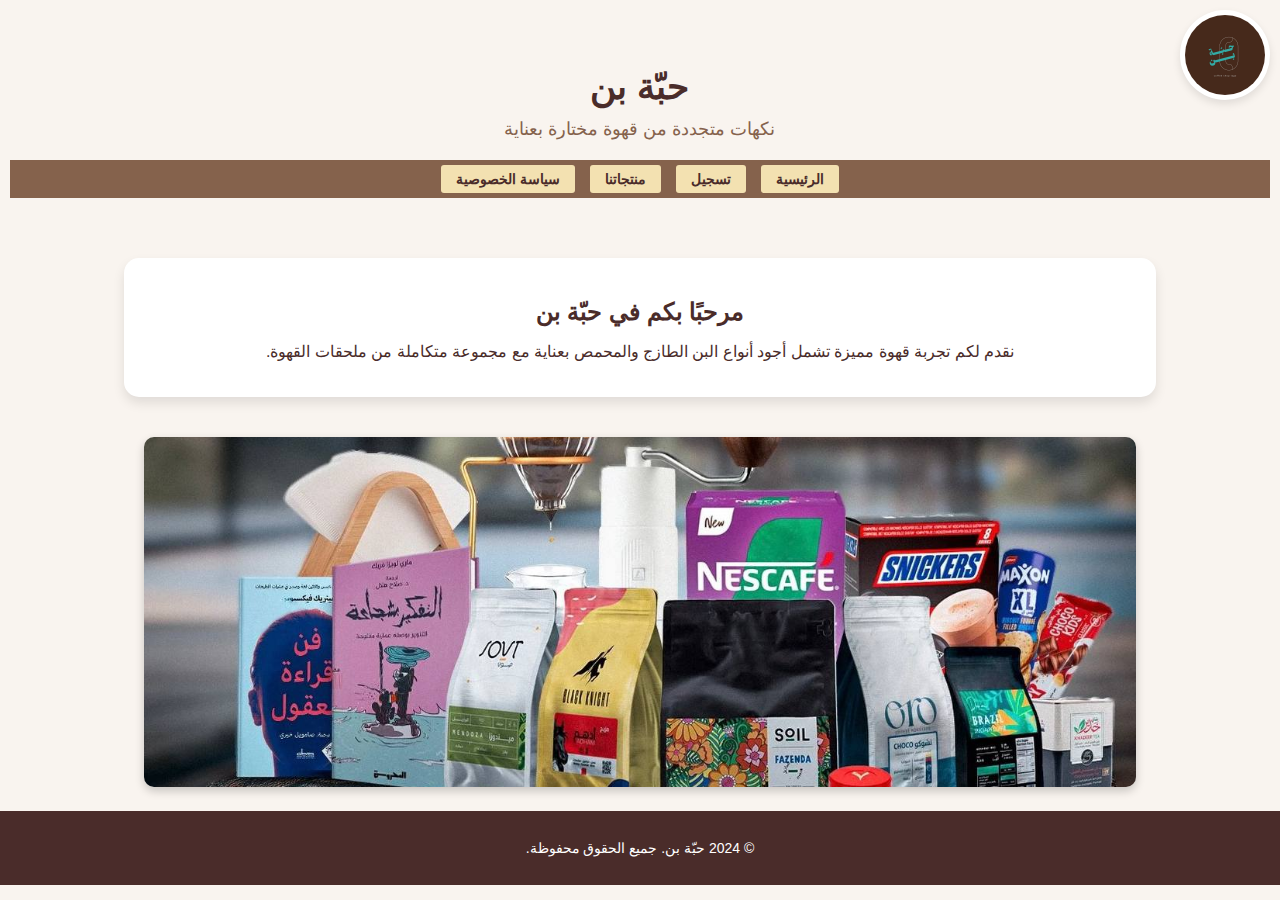
<file: index.html>
<!DOCTYPE html>
<html lang="ar">
<head>
    <meta charset="UTF-8">
    <meta name="viewport" content="width=device-width, initial-scale=1.0">
    <title>حبّة بن</title>
    <link rel="stylesheet" href="style.css">
</head>
<body>
    
    <header class="main-header">
       
        <div class="header-content">
            <img src="لوقو.jpg" alt="لوجو حبّة بن" class="logo">
            <br><br>
            <h1>حبّة بن</h1>
            <p>نكهات متجددة من قهوة مختارة بعناية</p>
        </div>
        
        <nav>
            <ul>
                <li><a href="index.html">الرئيسية</a></li>
                <li><a href="login.html">تسجيل</a></li>
                
                <li><a href="products.html">منتجاتنا</a></li>
                <li><a href="privacy.html">سياسة الخصوصية</a></li>
            </ul>
        </nav>
    </header>
    <main>
      
        <section>
            <h2>مرحبًا بكم في حبّة بن</h2>
            <p>نقدم لكم تجربة قهوة مميزة تشمل أجود أنواع البن الطازج والمحمص بعناية مع مجموعة متكاملة من ملحقات القهوة.</p>
        </section>
        
        <img src="الرئيسية.jpg" alt="صورة قهوة" class="main-image">
    
    </main>
    <footer>
        <p>© 2024 حبّة بن. جميع الحقوق محفوظة.</p>
    </footer>
</body>
</html>
</file>
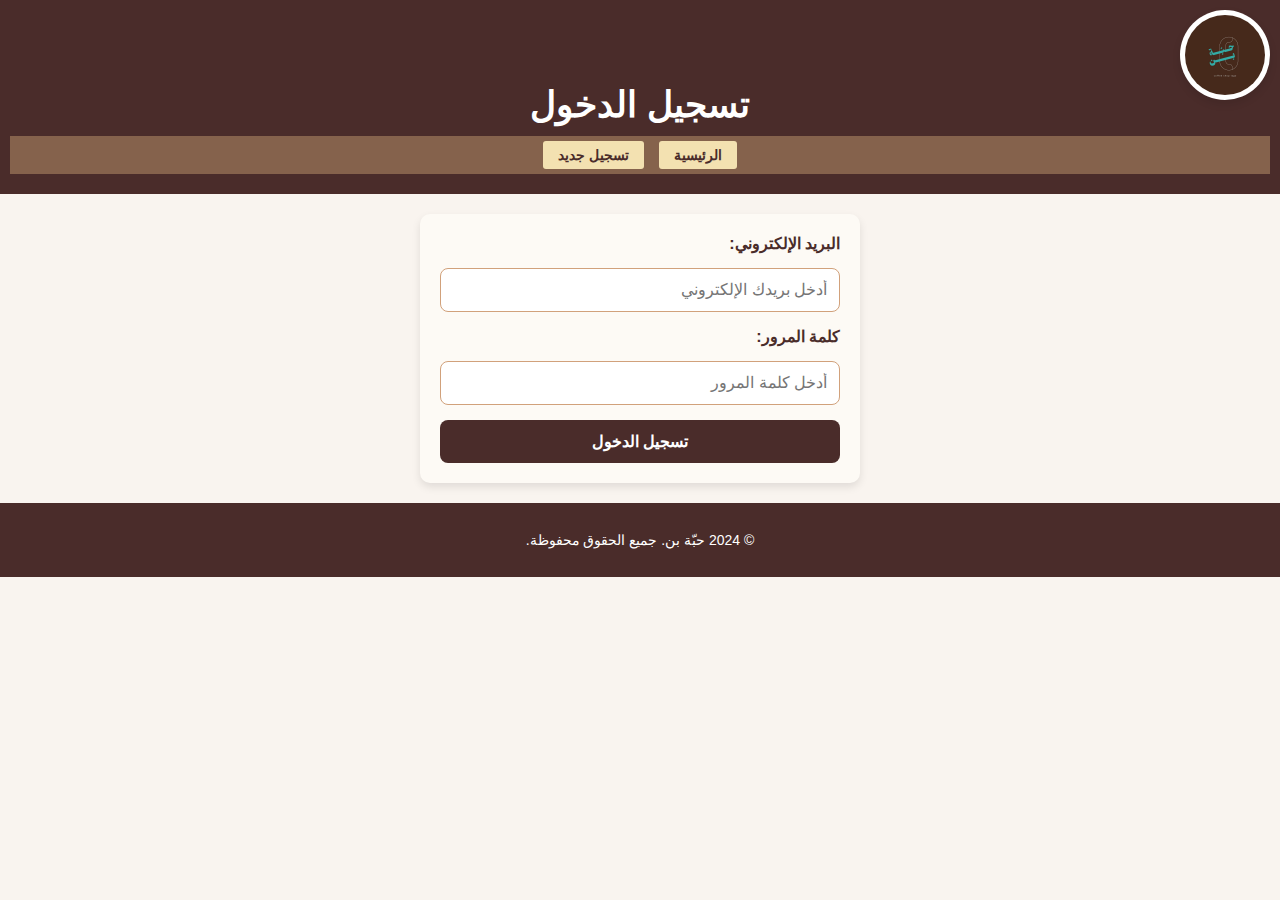
<file: login.html>
<!DOCTYPE html>
<html lang="ar">
<head>
    <meta charset="UTF-8">
    <meta name="viewport" content="width=device-width, initial-scale=1.0">
    <title>تسجيل الدخول - حبّة بن</title>
    <link rel="stylesheet" href="style.css">
</head>
<body>
    <header class="sub-header">
        <img src="لوقو.jpg" alt="لوجو حبّة بن" class="logo">
        <br><br><br>
        <h1>تسجيل الدخول</h1>
                <nav>
          <ul>
            <li><a href="index.html">الرئيسية</a></li>
            
            <li><a href="register.html">تسجيل جديد</a></li>
            
          </ul>
        </nav>
    </header>
    <main>
        <form class="auth-form">
            <label for="email">البريد الإلكتروني:</label>
            <input type="email" id="email" name="email" placeholder="أدخل بريدك الإلكتروني" required>

            <label for="password">كلمة المرور:</label>
            <input type="password" id="password" name="password" placeholder="أدخل كلمة المرور" required>

            <button type="submit">تسجيل الدخول</button>
        </form>
    </main>
    <footer>
        <p>© 2024 حبّة بن. جميع الحقوق محفوظة.</p>
    </footer>
</body>
</html>
</file>
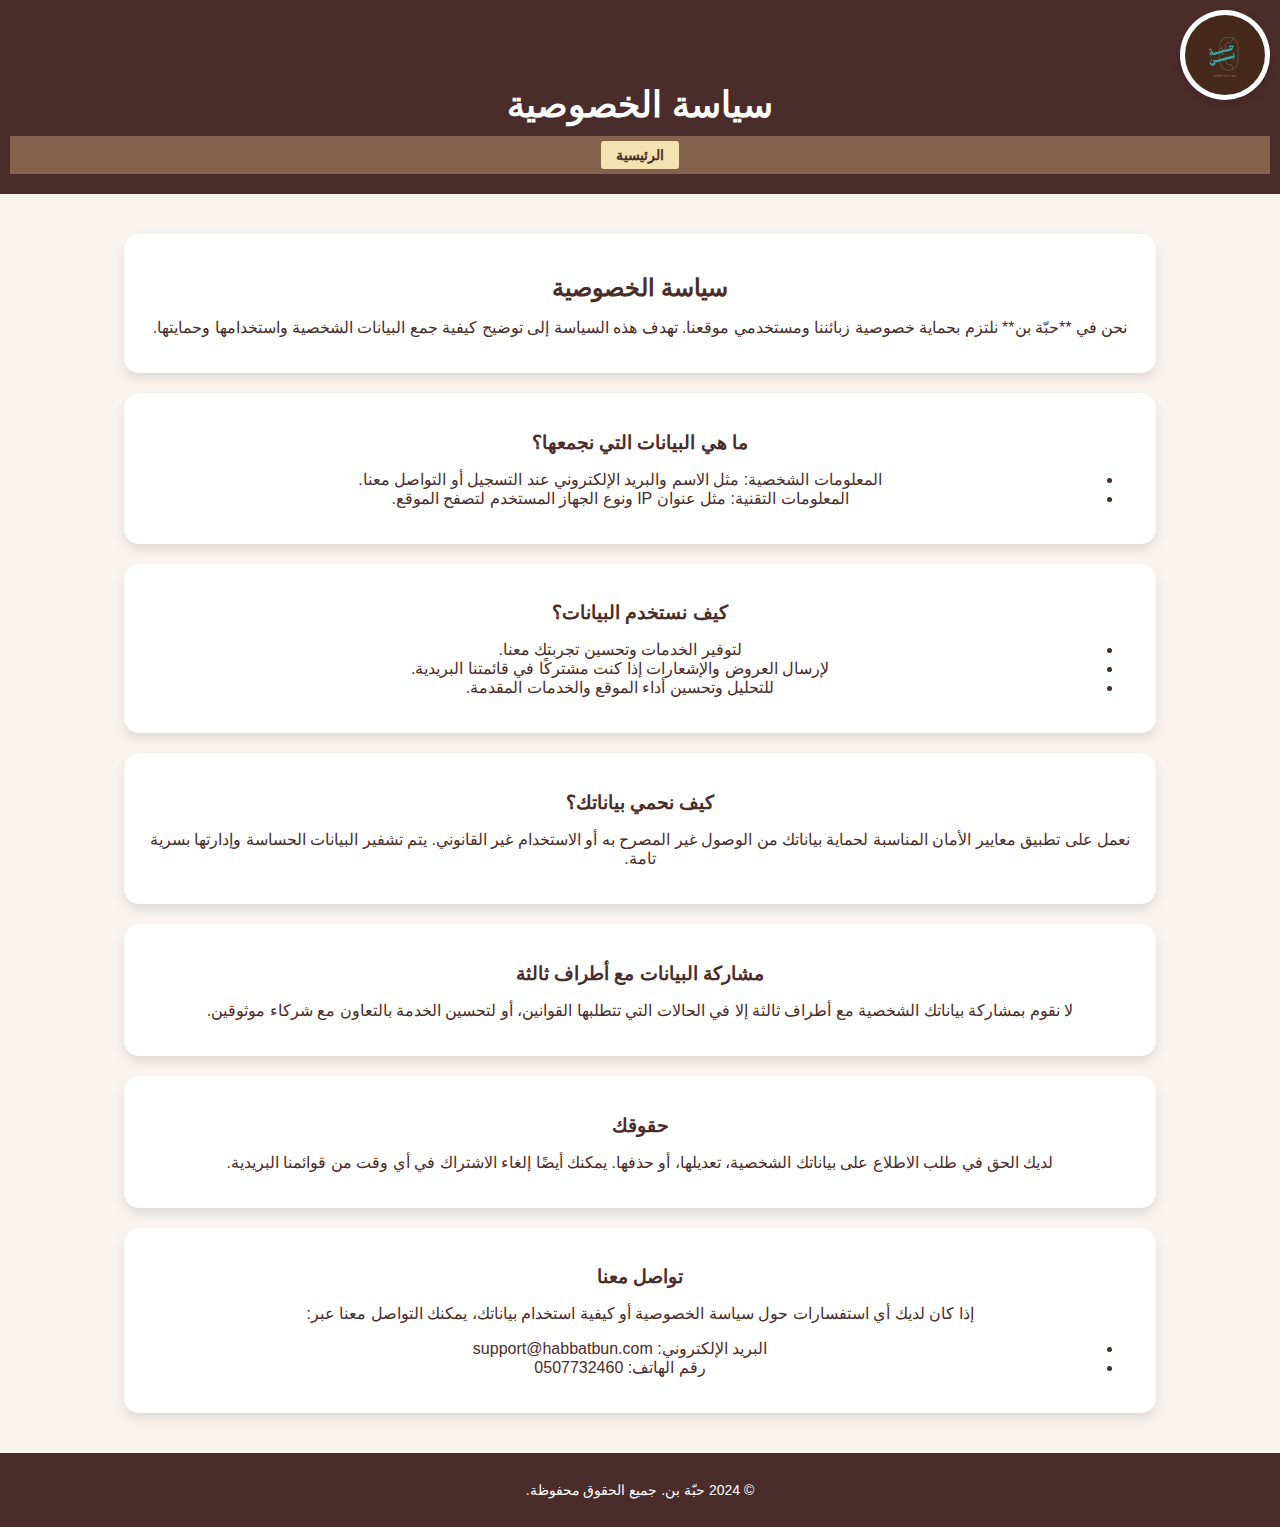
<file: privacy.html>
<!DOCTYPE html>
<html lang="ar">
<head>
    <meta charset="UTF-8">
    <meta name="viewport" content="width=device-width, initial-scale=1.0">
    <title>سياسة الخصوصية - حبّة بن</title>
    <link rel="stylesheet" href="style.css">
</head>
<body>
    <header class="sub-header">
        <img src="لوقو.jpg" alt="لوجو حبّة بن" class="logo">
        <br><br><br>
        <h1>سياسة الخصوصية</h1>
            <nav>
      <ul>
        <li><a href="index.html">الرئيسية</a></li>


      </ul>
    </nav>
    </header>
    <main>
        <section>
            <h2>سياسة الخصوصية</h2>
            <p>نحن في **حبّة بن** نلتزم بحماية خصوصية زبائننا ومستخدمي موقعنا. تهدف هذه السياسة إلى توضيح كيفية جمع البيانات الشخصية واستخدامها وحمايتها.</p>
        </section>

        <section>
            <h3>ما هي البيانات التي نجمعها؟</h3>
            <ul>
                <li>المعلومات الشخصية: مثل الاسم والبريد الإلكتروني عند التسجيل أو التواصل معنا.</li>
                <li>المعلومات التقنية: مثل عنوان IP ونوع الجهاز المستخدم لتصفح الموقع.</li>
            </ul>
        </section>

        <section>
            <h3>كيف نستخدم البيانات؟</h3>
            <ul>
                <li>لتوفير الخدمات وتحسين تجربتك معنا.</li>
                <li>لإرسال العروض والإشعارات إذا كنت مشتركًا في قائمتنا البريدية.</li>
                <li>للتحليل وتحسين أداء الموقع والخدمات المقدمة.</li>
            </ul>
        </section>

        <section>
            <h3>كيف نحمي بياناتك؟</h3>
            <p>نعمل على تطبيق معايير الأمان المناسبة لحماية بياناتك من الوصول غير المصرح به أو الاستخدام غير القانوني. يتم تشفير البيانات الحساسة وإدارتها بسرية تامة.</p>
        </section>

        <section>
            <h3>مشاركة البيانات مع أطراف ثالثة</h3>
            <p>لا نقوم بمشاركة بياناتك الشخصية مع أطراف ثالثة إلا في الحالات التي تتطلبها القوانين، أو لتحسين الخدمة بالتعاون مع شركاء موثوقين.</p>
        </section>

        <section>
            <h3>حقوقك</h3>
            <p>لديك الحق في طلب الاطلاع على بياناتك الشخصية، تعديلها، أو حذفها. يمكنك أيضًا إلغاء الاشتراك في أي وقت من قوائمنا البريدية.</p>
        </section>

        <section>
            <h3>تواصل معنا</h3>
            <p>إذا كان لديك أي استفسارات حول سياسة الخصوصية أو كيفية استخدام بياناتك، يمكنك التواصل معنا عبر:</p>
            <ul>
                <li>البريد الإلكتروني: support@habbatbun.com</li>
                <li>رقم الهاتف: 0507732460</li>
            </ul>
        </section>
    </main>
    <footer>
        <p>© 2024 حبّة بن. جميع الحقوق محفوظة.</p>
    </footer>
</body>
</html>
</file>
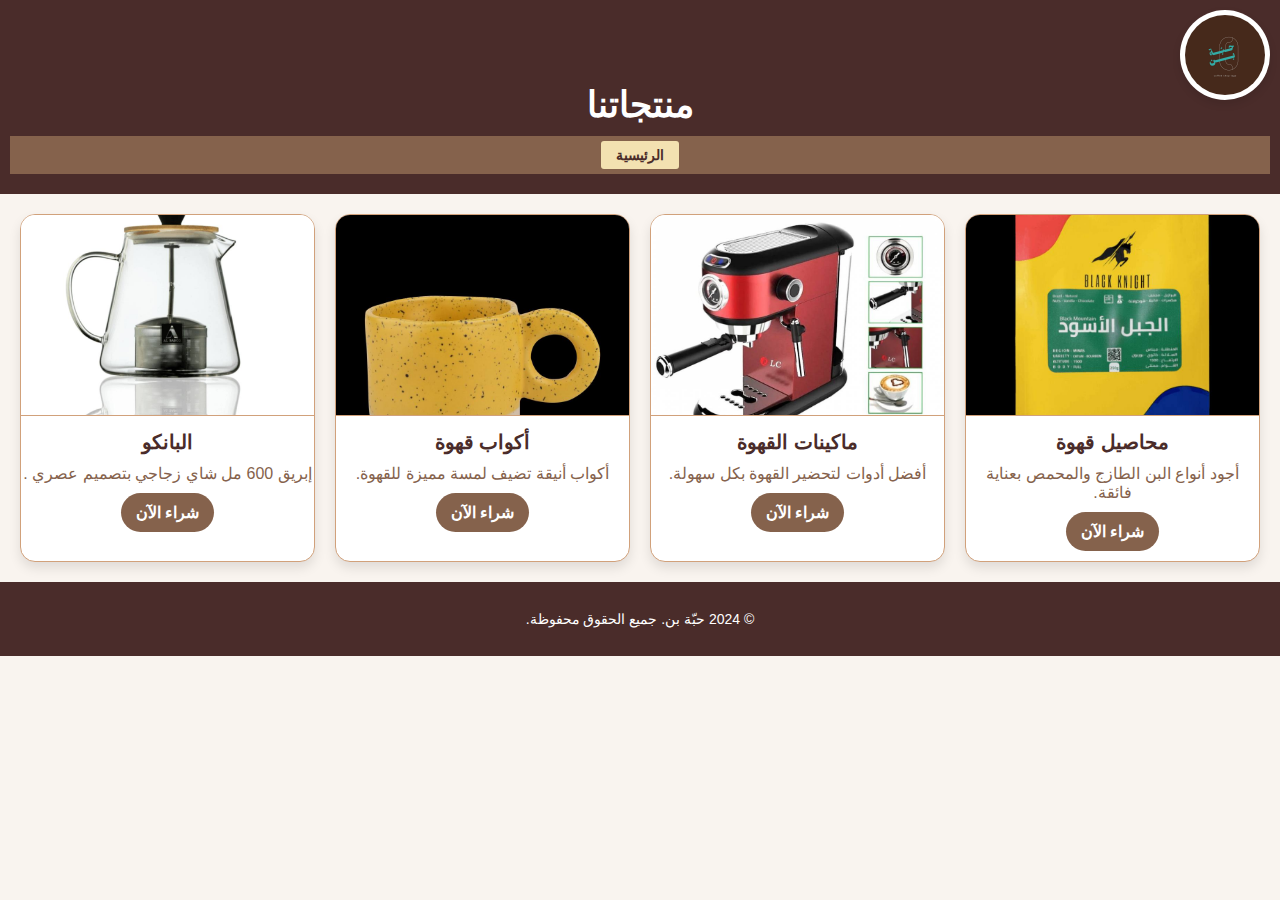
<file: products.html>
<!DOCTYPE html>
<html lang="ar">
<head>
    <meta charset="UTF-8">
    <meta name="viewport" content="width=device-width, initial-scale=1.0">
    <title>منتجاتنا - حبّة بن</title>
    <link rel="stylesheet" href="style.css">
</head>
<body>
    <header class="sub-header">
        <img src="لوقو.jpg" alt="لوجو حبّة بن" class="logo">
        <br><br><br>
        <h1>منتجاتنا</h1>
            <nav>
      <ul>
        <li><a href="index.html">الرئيسية</a></li>

      </ul>
    </nav>
    </header>
    <main>
        <div class="product-list">
            <div class="product">
                <img src="محاصيل.jpg" alt="محاصيل القهوة">
                <h3>محاصيل قهوة</h3>
                <p>أجود أنواع البن الطازج والمحمص بعناية فائقة.</p>
                <button>شراء الآن</button>
            </div>
            <div class="product">
                <img src="ماكينة.jpg" alt="ماكينة قهوة">
                <h3>ماكينات القهوة</h3>
                <p>أفضل أدوات لتحضير القهوة بكل سهولة.</p>
                <button>شراء الآن</button>
            </div>
            <div class="product">
                <img src="كوب.jpg" alt="أكواب القهوة">
                <h3>أكواب قهوة</h3>
                <p>أكواب أنيقة تضيف لمسة مميزة للقهوة.</p>
                <button>شراء الآن</button>
            </div>
               <div class="product">
     <img src="بانكو.jpg" alt="البانكو ">
     <h3>البانكو </h3>
     <p>   إبريق 600 مل شاي زجاجي بتصميم عصري .</p>
     <button>شراء الآن</button>
   </div>
        </div>
    </main>
    <footer>
        <p>© 2024 حبّة بن. جميع الحقوق محفوظة.</p>
    </footer>
</body>
</html>
</file>
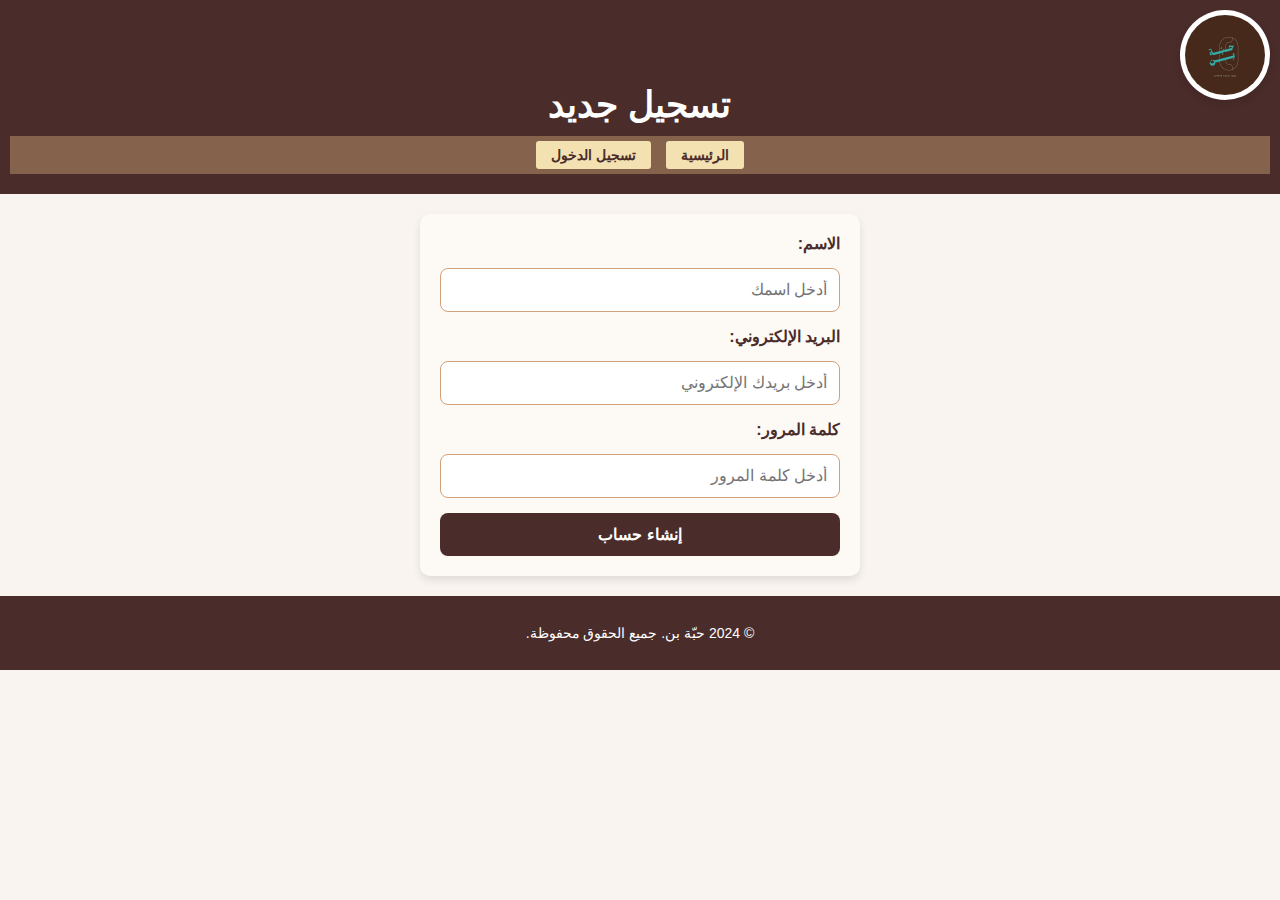
<file: register.html>
<!DOCTYPE html>
<html lang="ar">
<head>
    <meta charset="UTF-8">
    <meta name="viewport" content="width=device-width, initial-scale=1.0">
    <title>تسجيل جديد - حبّة بن</title>
    <link rel="stylesheet" href="style.css">
</head>
<body>
    <header class="sub-header">
        <img src="لوقو.jpg" لوجو حبّة بن class="logo">
        <br><br><br>
        <h1>تسجيل جديد</h1>
            <nav>
      <ul>
        <li><a href="index.html">الرئيسية</a></li>

        <li><a href="login.html">تسجيل الدخول</a></li>

      </ul>
    </nav>
    </header>
    <main>
        <form class="auth-form">
            <label for="name">الاسم:</label>
            <input type="text" id="name" name="name" placeholder="أدخل اسمك" required>

            <label for="email">البريد الإلكتروني:</label>
            <input type="email" id="email" name="email" placeholder="أدخل بريدك الإلكتروني" required>

            <label for="password">كلمة المرور:</label>
            <input type="password" id="password" name="password" placeholder="أدخل كلمة المرور" required>

            <button type="submit">إنشاء حساب</button>
        </form>
    </main>
    <footer>
        <p>© 2024 حبّة بن. جميع الحقوق محفوظة.</p>
    </footer>
</body>
</html>
</file>
<file: style.css>
/* التنسيقات الأساسية */
body {
    font-family: "Cairo", sans-serif;
    margin: 0;
    padding: 0;
    direction: rtl;
    text-align: center;
    background-color: #f9f4ef; /* لون خلفية ناعم */
    color: #4a2c2a; /* لون النص */
}

header {
    background-color: #4a2c2a;
    color: #ffffff;
    padding: 20px 10px;
    text-align: center;
    position: relative;
}


header img.logo {
    width: 80px;
    height: auto;
    position: absolute;
    top: 10px;
    right: 10px;
    border-radius: 50%;
    background-color: #ffffff;
    padding: 5px;
    box-shadow: 0 4px 8px rgba(0, 0, 0, 0.1);
}

header h1 {
    font-size: 36px;
    margin: 10px 0;
    font-weight: bold;
}

header p {
    font-size: 18px;
    margin: 5px 0;
}

/* شريط التنقل */
nav {
    background-color: #85624c;
    padding: 10px 0;
}

nav ul {
    list-style: none;
    margin: 0;
    padding: 0;
    display: flex;
    justify-content: center;
    gap: 15px;
}

/* تصميم الروابط التشعبية */
nav ul li a {
    text-decoration: none;
    color: #4a2c2a; /* اللون الداكن للكتابة */
    background-color: #f3e1b1; /* لون الخلفية بيج فاتح */
    padding: 6px 15px; /* حجم أصغر للأزرار */
    border-radius: 3px; /* حواف مربعة */
    font-size: 14px; /* حجم النص أصغر */
    font-weight: bold;
    
}

/* تأثير عند التمرير */
nav ul li a:hover {
    background-color: #e0c088; /* تغيير اللون إلى بيج أغمق عند التمرير */
    color: #4a2c2a; /* تغيير لون النص إلى اللون الداكن */
    transform: scale(1.05); /* تكبير الرابط عند التمرير */
}

/* تأثير عند الضغط على الرابط */
nav ul li a:active {
    transform: translateY(1px); /* تحريك الرابط للأسفل قليلاً */
    box-shadow: 0 2px 4px rgba(0, 0, 0, 0.2); /* إضافة تأثير ظل بسيط */
}

/* أقسام الموقع */
main {
    padding: 20px;
}

section {
    padding: 20px;
    margin: 20px auto;
    background-color: #ffffff;
    border-radius: 15px;
    box-shadow: 0 6px 12px rgba(0, 0, 0, 0.1);
    max-width: 80%;
    text-align: center;
}

h2, h3 {
    color: #4a2c2a;
    margin-bottom: 15px;
}

/* الفوتر */
footer {
    background-color: #4a2c2a;
    color: #ffffff;
    padding: 15px;
    font-size: 14px;
}

/* النماذج */
form {
    display: flex;
    flex-direction: column;
    gap: 15px;
    max-width: 400px;
    margin: 0 auto;
    background-color: #fdfaf5;
    padding: 20px;
    border-radius: 10px;
    box-shadow: 0 4px 8px rgba(0, 0, 0, 0.1);
}

form label {
    text-align: right;
    font-weight: bold;
    color: #4a2c2a;
}

form input, form textarea, form button {
    padding: 12px;
    border: 1px solid #d1a17b;
    border-radius: 8px;
    font-size: 16px;
}

form button {
    background-color: #4a2c2a;
    color: #ffffff;
    border: none;
    cursor: pointer;
    font-weight: bold;
    transition: background-color 0.3s;
}

form button:hover {
    background-color: #85624c;
    color: #ffffff;
    transform: scale(1.05);
}

/* المنتجات */
.product-list {
    display: grid;
    grid-template-columns: repeat(auto-fit, minmax(250px, 1fr));
    gap: 20px;
}

.product {
    background-color: #ffffff;
    border: 1px solid #d1a17b;
    border-radius: 15px;
    overflow: hidden;
    box-shadow: 0 6px 12px rgba(0, 0, 0, 0.1);
    transition: transform 0.3s, box-shadow 0.3s;
}

.product:hover {
    transform: scale(1.05);
    box-shadow: 0 8px 16px rgba(0, 0, 0, 0.2);
}

.product img {
    width: 100%;
    height: 200px;
    object-fit: cover;
    border-bottom: 1px solid #d1a17b;
}

.product h3 {
    font-size: 20px;
    margin: 10px 0;
    color: #4a2c2a;
}

.product p {
    font-size: 16px;
    margin: 10px 0;
    color: #85624c;
}

.product button {
    background-color: #85624c;
    color: #ffffff;
    border: none;
    padding: 10px 15px;
    margin-bottom: 10px;
    border-radius: 20px;
    cursor: pointer;
    font-size: 16px;
    font-weight: bold;
    transition: all 0.3s ease-in-out;
}

.product button:hover {
    background-color: #d1a17b;
    transform: scale(1.1);
}
/* تنسيق الهيدر */
.main-header {
    background-color: #f9f4ef; /* خلفية ناعمة */
    text-align: center;
    padding: 20px 10px;
    position: relative;
}

/* تنسيق النصوص في الهيدر */
.main-header .content-wrapper {
    position: relative;
    z-index: 2;
}

.main-header h1 {
    font-size: 36px;
    color: #4a2c2a;
    margin: 10px 0;
}

.main-header p {
    font-size: 18px;
    color: #85624c;
    margin-bottom: 20px;
}

/* تنسيق اللوجو */
.main-header .logo {
    width: 80px;
    height: auto;
    margin-bottom: 10px;
    display: block;
    margin-left: auto;
    margin-right: auto;
}

/* تنسيق صورة الخلفية */
.main-image {
    width: 80%;
    max-height: 350px; /* تحديد الحد الأقصى للارتفاع */
    object-fit: cover; /* لجعل الصورة تتكيف مع العرض */
    margin-top: 20px;
    border-radius: 10px; /* حواف الصورة */
    box-shadow: 0 4px 10px rgba(0, 0, 0, 0.2);
}
</file>
